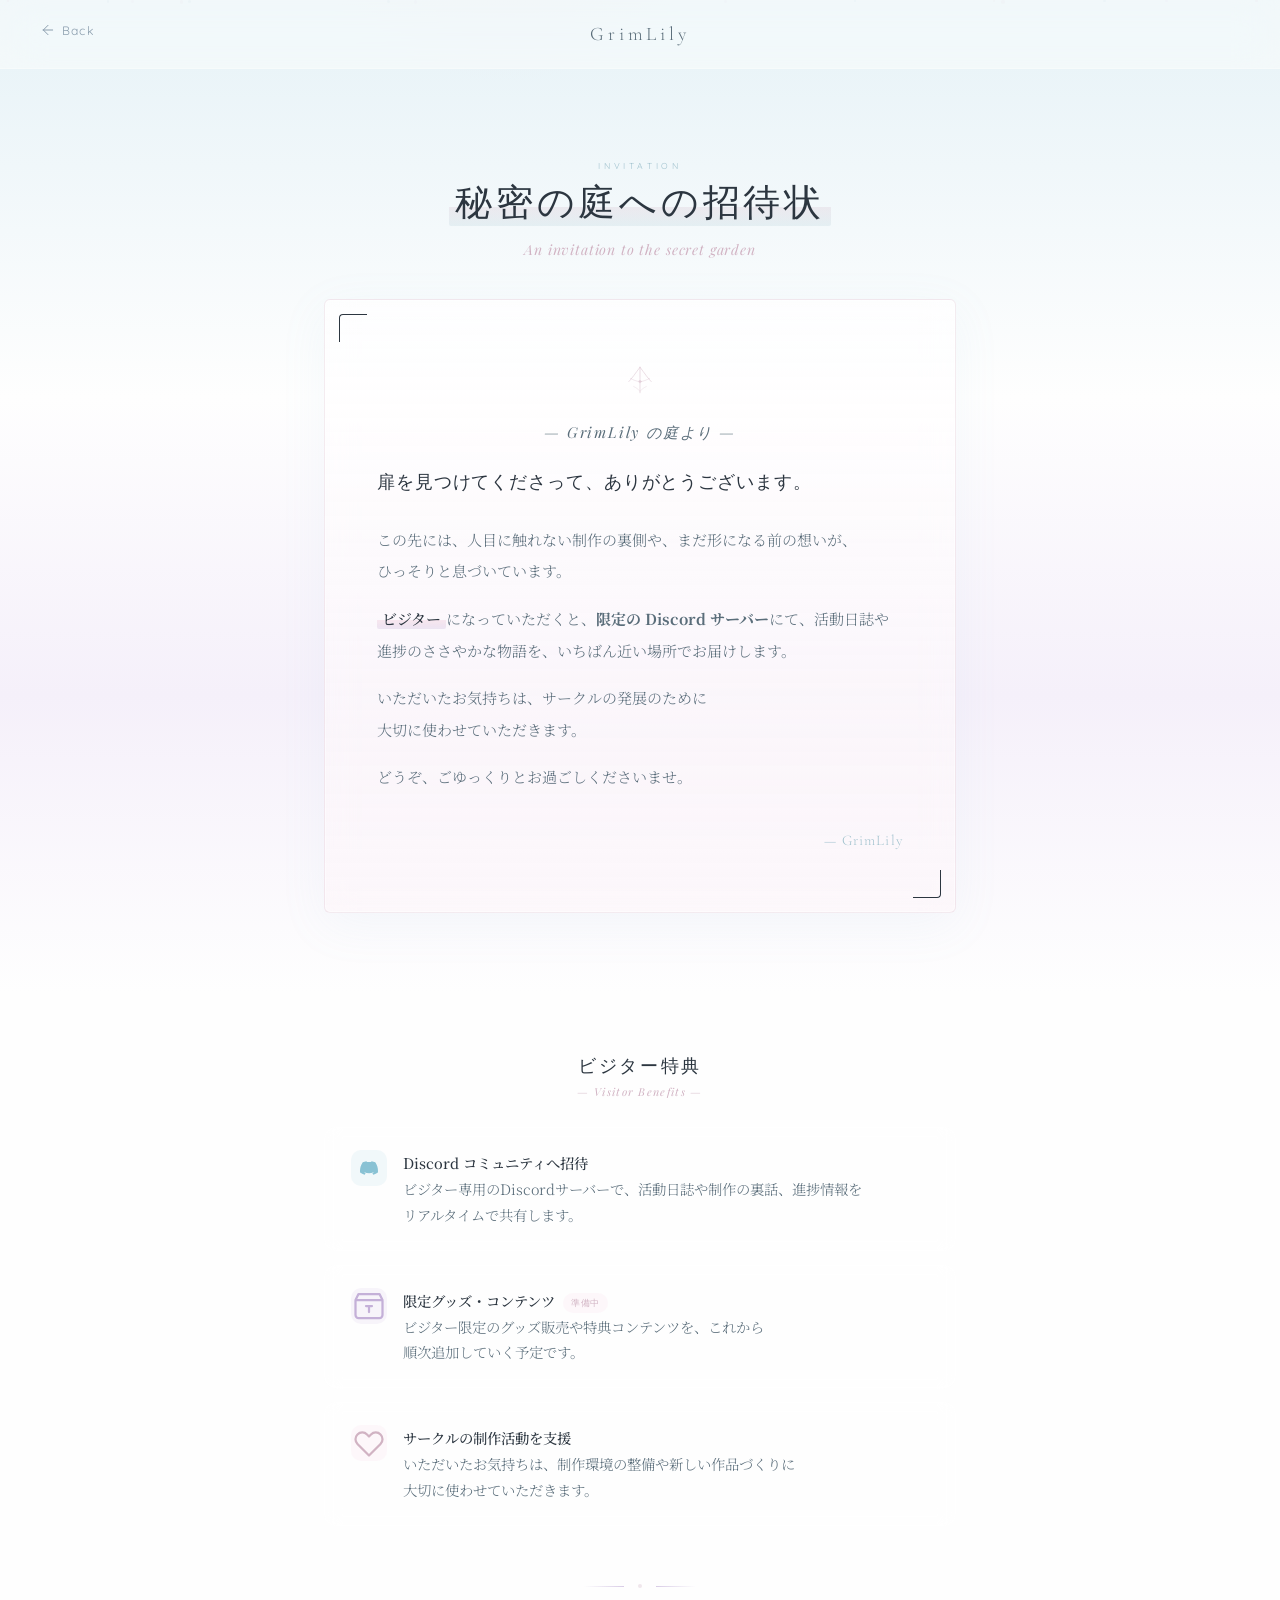
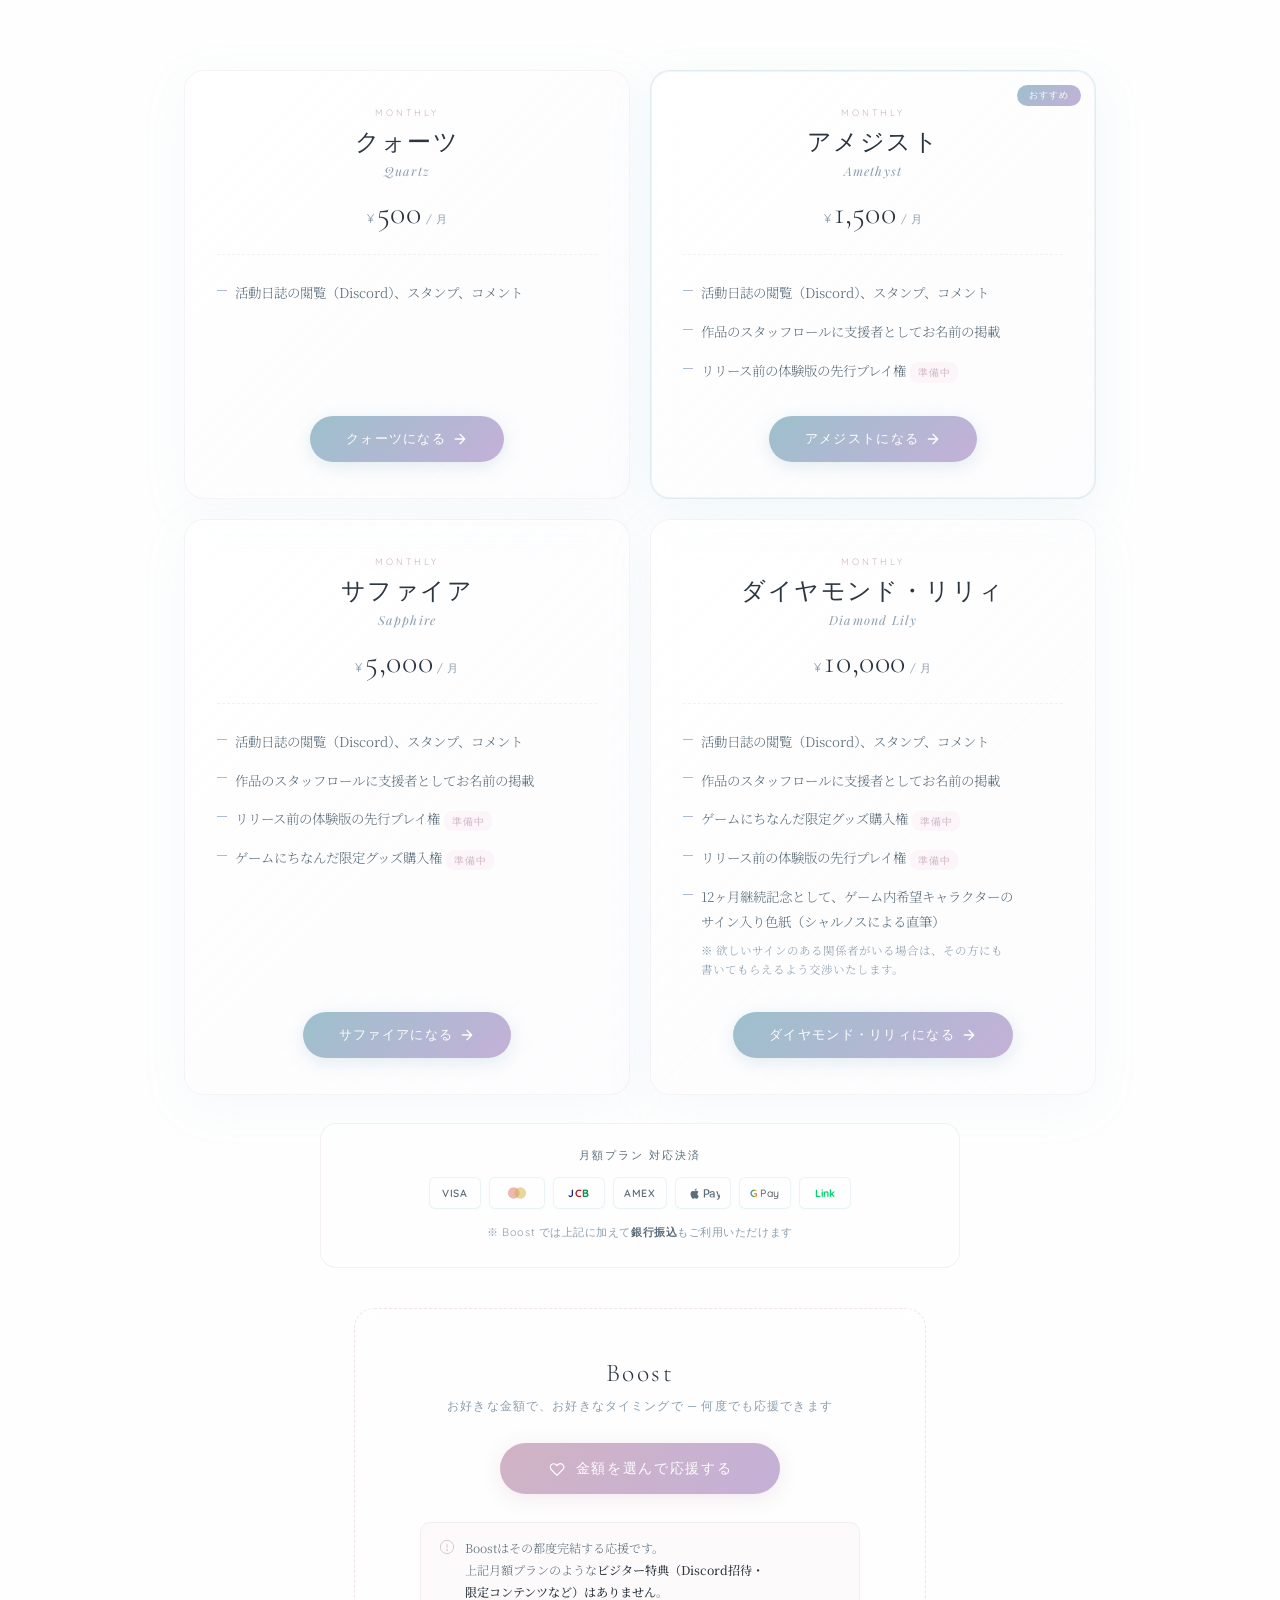
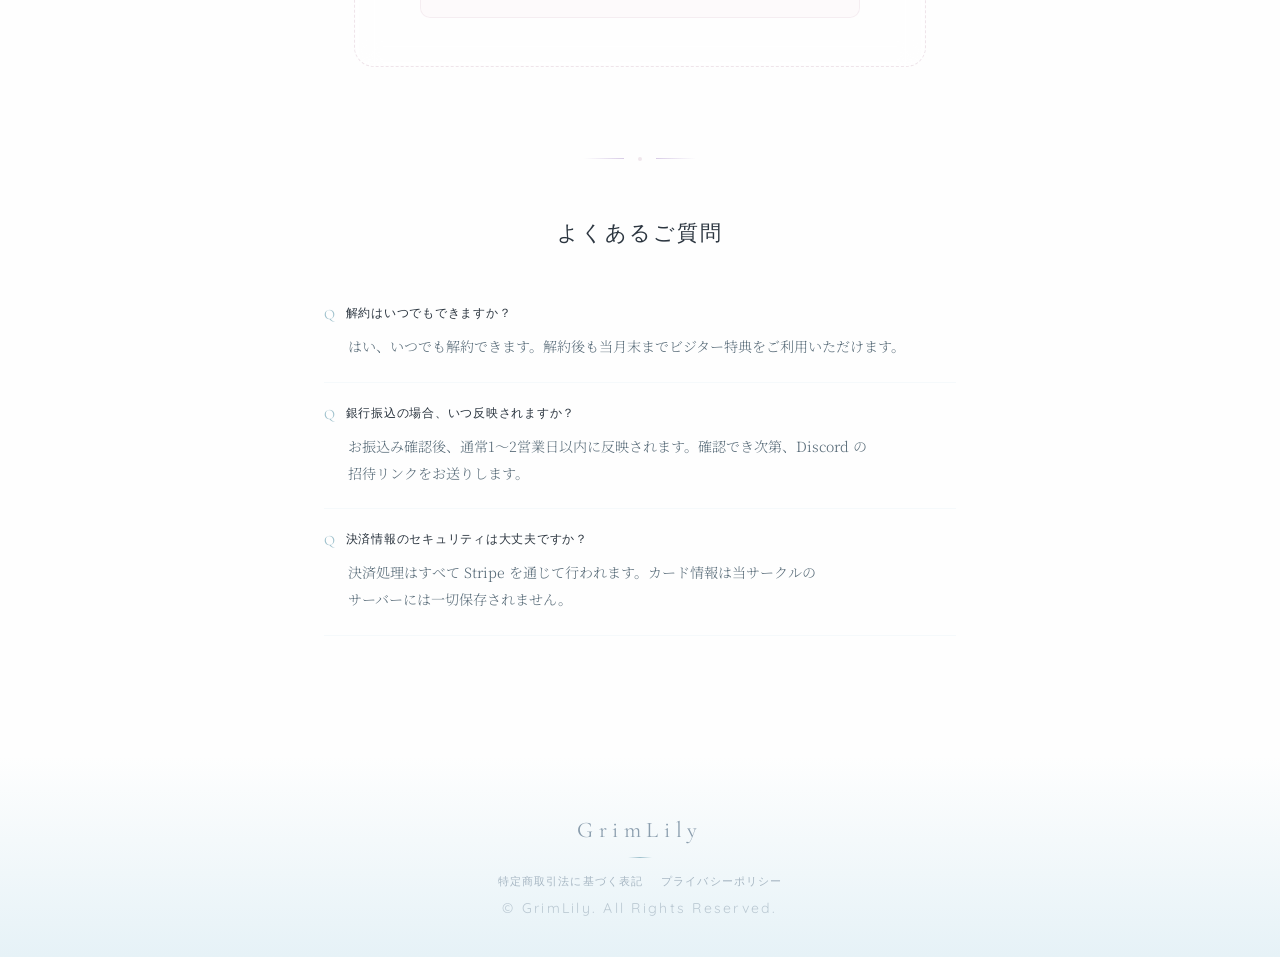
<file: support.html>
<!DOCTYPE html>
<html lang="ja">
<head>
<meta charset="UTF-8">
<meta name="viewport" content="width=device-width, initial-scale=1.0">
<!-- ブラウザキャッシュ対策：更新時に古いHTMLが残らないように -->
<meta http-equiv="Cache-Control" content="no-cache, no-store, must-revalidate">
<meta http-equiv="Pragma" content="no-cache">
<meta http-equiv="Expires" content="0">
<title>Support | GrimLily</title>
<link href="https://fonts.googleapis.com/css2?family=Cormorant+Garamond:ital,wght@0,300;0,400;0,500;0,600;1,300;1,400&family=Noto+Serif+JP:wght@200;300;400;500&family=Quicksand:wght@300;400;500;600&family=Playfair+Display:ital,wght@0,400;0,500;1,400&display=swap" rel="stylesheet">
<style>
*,*::before,*::after{margin:0;padding:0;box-sizing:border-box}
:root{
  --white:#fefefe;--off:#faf9fc;
  --sf:#e6f2f7;--sl:#d0eaf4;--sm:#b4dbe8;--sd:#89c2d4;
  --lv:#ece4f3;--ll:#f5f0fa;--lm:#d8cce6;--ld:#c4b0d8;
  --rs:#f0c6d9;--rl:#f8e6ef;--rp:#fdf5f9;
  --tx:#2c3640;--tm:#5a6d7a;--tl:#8a9dad;
  --ac:#9dc0cc;--wm:#d1b3c3;
  --fd:'Cormorant Garamond',serif;--fb:'Noto Serif JP',serif;
  --fu:'Quicksand',sans-serif;--fa:'Playfair Display',serif;
}
html{scroll-behavior:smooth;overflow-x:hidden}
body{font-family:var(--fb);color:var(--tx);background:var(--white);overflow-x:hidden;min-height:100vh}
::selection{background:var(--sl);color:var(--tx)}

/* ===== LOADER ===== */
#loader{position:fixed;inset:0;z-index:9999;background:var(--white);display:flex;flex-direction:column;align-items:center;justify-content:center;gap:32px;transition:opacity 1s,visibility 1s}
#loader.hidden{opacity:0;visibility:hidden;pointer-events:none}
.loader-apple{position:relative;width:56px;height:56px;animation:appleBreath 3s ease-in-out infinite}
.loader-apple svg{width:100%;height:100%;filter:drop-shadow(0 2px 12px rgba(209,179,195,.25))}
.loader-ring{position:absolute;inset:-12px;border-radius:50%;border:1px solid transparent;border-top-color:var(--rs);animation:loaderSpin 2.4s linear infinite;opacity:.3}
@keyframes appleBreath{0%,100%{transform:scale(1);opacity:.85}50%{transform:scale(1.05);opacity:1}}
@keyframes loaderSpin{to{transform:rotate(360deg)}}
.loader-text{font-family:var(--fd);font-size:1.15rem;letter-spacing:.28em;color:var(--tm);font-weight:300;opacity:0;animation:fadeIn 1s .3s forwards}
.loader-sub{font-family:var(--fu);font-size:.5rem;letter-spacing:.35em;text-transform:uppercase;color:var(--tl);opacity:0;animation:fadeIn 1s .6s forwards;margin-top:-20px}

/* ===== TOP BAR ===== */
.top-bar{position:fixed;top:0;left:0;right:0;z-index:99;padding:22px 40px;display:flex;justify-content:center;transition:all .6s;background:rgba(254,254,252,.5);backdrop-filter:blur(20px) saturate(1.3);-webkit-backdrop-filter:blur(20px) saturate(1.3);border-bottom:1px solid rgba(255,255,255,.35)}
.top-logo{font-family:var(--fd);font-size:1.2rem;font-weight:300;letter-spacing:.2em;color:var(--tm);text-decoration:none;transition:color .3s}
.top-logo:hover{color:var(--tx)}

/* ===== BACK LINK ===== */
.back-link{position:fixed;top:22px;left:40px;z-index:100;font-family:var(--fu);font-size:.76rem;letter-spacing:.1em;color:var(--tl);text-decoration:none;display:flex;align-items:center;gap:6px;transition:color .3s}
.back-link:hover{color:var(--tx)}
.back-link svg{width:16px;height:16px;transition:transform .3s}
.back-link:hover svg{transform:translateX(-3px)}

/* ===== HERO AREA ===== */
.support-hero{position:relative;padding:160px 24px 80px;text-align:center;overflow:hidden}
.support-hero::before{content:'';position:absolute;inset:0;background:linear-gradient(180deg,var(--sf) 0%,var(--white) 40%,var(--ll) 70%,var(--white) 100%);z-index:0}
.support-hero::after{content:'';position:absolute;top:-40%;left:20%;width:500px;height:500px;border-radius:50%;background:radial-gradient(ellipse,rgba(240,198,217,.15),transparent 65%);z-index:0;animation:heroGlow 12s ease-in-out infinite alternate}
@keyframes heroGlow{0%{opacity:.4;transform:scale(1) translate(0,0)}100%{opacity:.7;transform:scale(1.15) translate(5%,8%)}}
.support-hero>*{position:relative;z-index:1}

/* ===== PARTICLES ===== */
.particles{position:absolute;inset:0;overflow:hidden;pointer-events:none;z-index:0}
.particle{position:absolute;border-radius:50%;background:rgba(157,192,204,.3);animation:pFloat linear infinite}
@keyframes pFloat{0%{transform:translateY(100%) scale(0);opacity:0}20%{opacity:.6}80%{opacity:.3}100%{transform:translateY(-120%) scale(1.2);opacity:0}}

/* ===== SECTION LABELS ===== */
.s-label{font-family:var(--fu);font-size:.54rem;letter-spacing:.42em;text-transform:uppercase;color:var(--ac);margin-bottom:8px}
.s-title{font-family:var(--fd);font-size:clamp(1.45rem,3vw,2.3rem);font-weight:300;letter-spacing:.1em;margin-bottom:16px;display:inline-block}
.s-title .marker{background:linear-gradient(transparent 58%,rgba(209,179,195,.22) 58%,rgba(157,192,204,.18) 100%);padding:0 6px;border-radius:2px}
.s-sub{font-family:var(--fa);font-style:italic;font-size:.88rem;color:var(--wm);letter-spacing:.06em;margin-top:-4px}

/* ===== MESSAGE CARD ===== */
.message-section{max-width:680px;margin:0 auto;padding:0 24px}
.message-card{position:relative;background:linear-gradient(180deg,rgba(255,255,255,.72),rgba(253,245,249,.55));backdrop-filter:blur(14px);-webkit-backdrop-filter:blur(14px);border:1px solid rgba(209,179,195,.25);border-radius:6px;padding:64px 52px 56px;box-shadow:0 12px 48px rgba(137,194,212,.08),0 0 0 1px rgba(255,255,255,.4) inset;text-align:left;line-height:2.1;margin-top:40px}
.message-card::before,.message-card::after{content:'';position:absolute;width:28px;height:28px;border-color:rgba(209,179,195,.45);pointer-events:none}
.message-card::before{top:14px;left:14px;border-top:1px solid;border-left:1px solid;border-top-left-radius:4px}
.message-card::after{bottom:14px;right:14px;border-bottom:1px solid;border-right:1px solid;border-bottom-right-radius:4px}
.letter-emblem{text-align:center;margin-bottom:10px;color:var(--wm);opacity:.75}
.letter-emblem svg{width:48px;height:32px}
.letter-head{text-align:center;font-family:var(--fa);font-style:italic;font-size:.8rem;color:var(--tl);letter-spacing:.12em;margin-bottom:32px;font-weight:400}
.message-card p{font-size:.94rem;color:var(--tm);font-weight:300;margin-bottom:16px;word-break:keep-all;overflow-wrap:break-word}
.message-card p:last-child{margin-bottom:0}
.message-card .greeting{font-family:var(--fd);font-size:1.12rem;color:var(--tx);letter-spacing:.05em;margin-bottom:22px;font-weight:400}
.message-card .sign{text-align:right;font-family:var(--fd);font-size:.92rem;color:var(--ac);letter-spacing:.08em;margin-top:32px}
/* 「ビジター」を本文になじませる水彩ハイライト（ヒーローのmarkerと同系統） */
.visitor-term{
  font-family:inherit;
  font-weight:500;
  color:var(--tx);
  padding:0 5px;
  background:linear-gradient(transparent 58%,rgba(240,198,217,.38) 58%,rgba(196,176,216,.28) 100%);
  border-radius:2px;
}

/* ===== BENEFITS ===== */
.benefits{max-width:680px;margin:60px auto 0;padding:0 24px}
.benefits-title{font-family:var(--fd);font-size:1.15rem;font-weight:400;letter-spacing:.14em;color:var(--tx);text-align:center;margin-bottom:28px}
.benefits-title-en{display:block;font-family:var(--fa);font-style:italic;font-size:.68rem;color:var(--wm);letter-spacing:.12em;font-weight:300;margin-top:6px;text-transform:none}
.benefit-list{display:grid;gap:14px}
.benefit-item{display:flex;align-items:flex-start;gap:16px;padding:22px 26px;border-radius:12px;background:rgba(255,255,255,.45);backdrop-filter:blur(8px);border:1px solid rgba(255,255,255,.45);transition:transform .3s,box-shadow .3s}
.benefit-item:hover{transform:translateY(-2px);box-shadow:0 8px 24px rgba(137,194,212,.08)}
.benefit-icon{width:36px;height:36px;border-radius:10px;display:flex;align-items:center;justify-content:center;flex-shrink:0;font-size:1rem}
.benefit-icon.discord{background:rgba(137,194,212,.12);color:var(--sd)}
.benefit-icon.goods{background:rgba(236,228,243,.4);color:var(--ld)}
.benefit-icon.content{background:rgba(240,198,217,.15);color:var(--wm)}
.benefit-text{font-size:.9rem;color:var(--tm);font-weight:300;line-height:1.8;word-break:keep-all;overflow-wrap:break-word}
.benefit-text strong{font-weight:500;color:var(--tx)}

/* ===== PLAN CARD ===== */
.plan-section{max-width:960px;margin:72px auto 0;padding:0 24px}
.plan-grid{display:grid;grid-template-columns:repeat(2,1fr);gap:20px}
.plan-card{position:relative;display:flex;flex-direction:column;padding:36px 32px;border-radius:20px;background:linear-gradient(135deg,rgba(255,255,255,.65),rgba(250,249,252,.5));backdrop-filter:blur(16px);-webkit-backdrop-filter:blur(16px);border:1px solid rgba(209,179,195,.15);box-shadow:0 12px 48px rgba(137,194,212,.08),0 0 0 1px rgba(255,255,255,.3) inset;overflow:hidden;transition:box-shadow .4s,transform .4s}
.plan-card:hover{box-shadow:0 16px 56px rgba(137,194,212,.12),0 0 0 1px rgba(255,255,255,.4) inset;transform:translateY(-3px)}
.plan-card.featured{border-color:rgba(157,192,204,.3);box-shadow:0 12px 48px rgba(137,194,212,.12),0 0 0 1px rgba(157,192,204,.15) inset}
.plan-card::before{content:'';position:absolute;top:-50%;right:-30%;width:240px;height:240px;border-radius:50%;background:radial-gradient(ellipse,rgba(240,198,217,.08),transparent 70%);pointer-events:none}
.plan-badge{position:absolute;top:14px;right:14px;font-family:var(--fu);font-size:.55rem;letter-spacing:.12em;text-transform:uppercase;padding:4px 12px;border-radius:12px;background:linear-gradient(135deg,var(--ac),var(--ld));color:var(--white);z-index:2}
.plan-header{text-align:center;position:relative;padding-bottom:22px;margin-bottom:22px;border-bottom:1px dashed rgba(209,179,195,.2)}
.plan-label{font-family:var(--fu);font-size:.58rem;letter-spacing:.3em;text-transform:uppercase;color:var(--wm);margin-bottom:8px}
.plan-name{font-family:var(--fd);font-size:1.5rem;font-weight:400;letter-spacing:.06em;color:var(--tx);margin-bottom:4px;white-space:nowrap}
.plan-name-en{font-family:var(--fa);font-style:italic;font-size:.78rem;color:var(--tl);letter-spacing:.1em;margin-bottom:14px;font-weight:300}
.plan-price{position:relative}
.plan-price .amount{font-family:var(--fd);font-size:2rem;font-weight:300;color:var(--tx);letter-spacing:.02em}
.plan-price .currency{font-family:var(--fu);font-size:.8rem;color:var(--tl);margin-right:3px}
.plan-price .period{font-family:var(--fu);font-size:.7rem;color:var(--tl);letter-spacing:.05em}
.plan-feats{list-style:none;padding:0;margin:0 0 28px;flex-grow:1}
.plan-feats li{position:relative;padding:4px 0 4px 18px;font-family:var(--fb);font-size:.84rem;color:var(--tm);font-weight:300;line-height:1.85;margin-bottom:6px}
.plan-feats li::before{content:'';position:absolute;left:0;top:.95em;width:10px;height:1px;background:linear-gradient(90deg,var(--ac),var(--ld))}
.plan-feats li:last-child{margin-bottom:0}
.plan-feats .soon{display:inline-block;font-family:var(--fu);font-size:.62rem;letter-spacing:.08em;color:var(--wm);background:rgba(240,198,217,.15);padding:1px 8px;border-radius:8px;margin-left:4px;vertical-align:middle;white-space:nowrap}
.plan-feats .note{display:block;padding:6px 0 0 0;font-size:.72rem;color:var(--tl);line-height:1.7;font-weight:300}
.plan-note{font-family:var(--fu);font-size:.68rem;color:var(--tl);letter-spacing:.06em;margin-bottom:32px;position:relative}

/* ===== BOOST (one-time) ===== */
.boost-section{max-width:620px;margin:40px auto 0;padding:0 24px}
.boost-card{text-align:center;padding:48px 36px;border-radius:20px;background:rgba(255,255,255,.45);backdrop-filter:blur(12px);border:1px dashed rgba(209,179,195,.35);transition:border-color .3s,box-shadow .3s,transform .3s}
.boost-card:hover{border-color:rgba(209,179,195,.55);box-shadow:0 12px 40px rgba(137,194,212,.1);transform:translateY(-2px)}
.boost-title{font-family:var(--fd);font-size:1.6rem;font-weight:300;letter-spacing:.1em;color:var(--tx);margin-bottom:8px}
.boost-sub{font-family:var(--fu);font-size:.72rem;color:var(--tl);letter-spacing:.1em;margin-bottom:28px;line-height:1.7}
.boost-btn{display:inline-flex;align-items:center;gap:10px;padding:16px 48px;border:none;border-radius:32px;background:linear-gradient(135deg,var(--wm),var(--ld));color:var(--white);font-family:var(--fu);font-size:.88rem;letter-spacing:.12em;font-weight:500;cursor:pointer;transition:all .4s cubic-bezier(.22,.61,.36,1);box-shadow:0 4px 20px rgba(209,179,195,.3)}
.boost-btn:hover{transform:translateY(-2px);box-shadow:0 10px 32px rgba(209,179,195,.4)}
.boost-btn:disabled{opacity:.6;cursor:not-allowed;transform:none}
.boost-btn svg{width:18px;height:18px}
/* Boost の注意書き */
.boost-notice{display:flex;align-items:flex-start;justify-content:center;gap:10px;margin:28px auto 0;max-width:440px;padding:14px 18px;border-radius:10px;background:rgba(240,198,217,.08);border:1px solid rgba(209,179,195,.2);text-align:left}
.boost-notice svg{flex-shrink:0;width:16px;height:16px;margin-top:2px;color:var(--wm);opacity:.8}
.boost-notice p{font-family:var(--fb);font-size:.76rem;color:var(--tm);line-height:1.8;font-weight:300;margin:0;word-break:auto-phrase;line-break:strict;overflow-wrap:break-word}
.boost-notice strong{color:var(--tx);font-weight:500}
@supports not (word-break: auto-phrase){
  .boost-notice p{word-break:keep-all}
}

/* ===== CHECKOUT BUTTON ===== */
.checkout-btn{position:relative;display:inline-flex;align-self:center;align-items:center;justify-content:center;gap:6px;padding:14px 36px;border:none;border-radius:40px;font-family:var(--fu);font-size:.82rem;letter-spacing:.1em;cursor:pointer;color:var(--white);background:linear-gradient(135deg,var(--ac),var(--ld));box-shadow:0 4px 18px rgba(157,192,204,.3);transition:all .4s cubic-bezier(.22,.61,.36,1);overflow:hidden;margin-top:auto}
.checkout-btn:disabled{opacity:.6;cursor:not-allowed;transform:none}
.checkout-btn::before{content:'';position:absolute;inset:0;border-radius:40px;background:linear-gradient(135deg,var(--ld),var(--wm));opacity:0;transition:opacity .4s}
.checkout-btn:hover{transform:translateY(-2px);box-shadow:0 8px 28px rgba(157,192,204,.35)}
.checkout-btn:hover::before{opacity:1}
.checkout-btn span{position:relative;z-index:1}
.checkout-btn svg{position:relative;z-index:1;width:16px;height:16px}
.checkout-btn:active{transform:translateY(0)}

/* ===== PAYMENT METHODS ===== */
.payment-info{max-width:640px;margin:28px auto 0;padding:24px 28px;border-radius:16px;background:rgba(255,255,255,.4);backdrop-filter:blur(10px);border:1px solid rgba(209,179,195,.18);text-align:center}
.payment-label{font-family:var(--fu);font-size:.7rem;letter-spacing:.18em;color:var(--tm);margin-bottom:14px;text-transform:uppercase;font-weight:500}
.pay-methods{display:flex;flex-wrap:wrap;justify-content:center;gap:8px;margin-bottom:14px}
.pay-chip{display:inline-flex;align-items:center;justify-content:center;min-width:52px;height:32px;padding:0 10px;border-radius:6px;background:var(--white);border:1px solid rgba(137,194,212,.18);box-shadow:0 1px 3px rgba(137,194,212,.05);font-family:var(--fu);font-size:.66rem;font-weight:600;letter-spacing:.06em;color:var(--tm);transition:all .25s}
.pay-chip:hover{border-color:rgba(157,192,204,.35);box-shadow:0 2px 8px rgba(137,194,212,.12)}
.pay-chip span{display:inline-block}
.pay-chip .jcb{background:linear-gradient(90deg,#0b3087 0%,#0b3087 33%,#b12028 33%,#b12028 66%,#009246 66%,#009246 100%);-webkit-background-clip:text;background-clip:text;color:transparent;font-weight:700}
.pay-chip .gpay{display:inline-flex;align-items:center;gap:3px;color:#5f6368;font-weight:500}
.pay-chip .gpay .g{font-weight:700;background:linear-gradient(90deg,#4285f4,#34a853 50%,#fbbc04 75%,#ea4335);-webkit-background-clip:text;background-clip:text;color:transparent}
.pay-chip .link-pay{color:#00d66f;font-weight:700;letter-spacing:.02em}
.pay-chip svg{display:block}
.payment-note{font-family:var(--fu);font-size:.68rem;color:var(--tl);letter-spacing:.05em;line-height:1.8;margin-top:6px}
.payment-note strong{color:var(--tm);font-weight:600}

/* ===== FAQ ===== */
.faq-section{max-width:680px;margin:80px auto 0;padding:0 24px 120px}
.faq-title{font-family:var(--fd);font-size:1.3rem;font-weight:300;letter-spacing:.1em;text-align:center;margin-bottom:36px;color:var(--tx)}
.faq-item{padding:22px 0;border-bottom:1px solid rgba(137,194,212,.08)}
.faq-item:first-child{border-top:1px solid rgba(137,194,212,.08)}
.faq-q{font-family:var(--fu);font-size:.78rem;letter-spacing:.06em;color:var(--tx);font-weight:500;margin-bottom:8px;display:flex;align-items:flex-start;gap:10px}
.faq-q::before{content:'Q';font-family:var(--fd);font-size:.9rem;color:var(--ac);flex-shrink:0;font-weight:400;line-height:1.4}
.faq-a{font-size:.88rem;color:var(--tm);font-weight:300;line-height:1.9;padding-left:24px}

/* ===== DIVIDER ===== */
.sec-divider{display:flex;align-items:center;justify-content:center;padding:10px 0;gap:14px;margin:48px 0}
.sec-divider .dl{width:40px;height:1px;background:linear-gradient(90deg,transparent,var(--lm))}
.sec-divider .dl:last-child{background:linear-gradient(90deg,var(--lm),transparent)}
.sec-divider .dd{width:4px;height:4px;background:var(--wm);border-radius:50%;opacity:.3}

/* ===== FOOTER ===== */
footer{text-align:center;padding:60px 24px 40px;background:linear-gradient(180deg,var(--white),var(--sf))}
.footer-logo{font-family:var(--fd);font-size:1.4rem;letter-spacing:.25em;color:var(--tl)}
.footer-line{width:24px;height:1px;background:linear-gradient(90deg,transparent,var(--ac),transparent);margin:14px auto}
footer p{font-family:var(--fu);font-size:.88rem;letter-spacing:.16em;color:var(--tl);opacity:.5}
.footer-links{margin-top:16px;margin-bottom:10px;display:flex;justify-content:center;gap:18px;flex-wrap:wrap}
.footer-links a{font-family:var(--fu);font-size:.7rem;letter-spacing:.1em;color:var(--tl);text-decoration:none;transition:color .3s;opacity:.7}
.footer-links a:hover{color:var(--tx);opacity:1}

/* ===== REVEAL ANIM ===== */
.reveal{opacity:0;transform:translateY(30px);transition:opacity .9s,transform .9s cubic-bezier(.22,.61,.36,1)}
.reveal.visible{opacity:1;transform:none}
.rd1{transition-delay:.1s}.rd2{transition-delay:.22s}.rd3{transition-delay:.34s}
@keyframes fadeIn{from{opacity:0}to{opacity:1}}
@keyframes fadeUp{from{opacity:0;transform:translateY(24px)}to{opacity:1;transform:none}}

/* ===== RESULT OVERLAY ===== */
.result-overlay{position:fixed;inset:0;z-index:9999;background:rgba(44,54,64,.15);backdrop-filter:blur(16px);-webkit-backdrop-filter:blur(16px);display:flex;align-items:center;justify-content:center;opacity:0;animation:fadeIn .5s forwards}
.result-box{text-align:center;max-width:400px;padding:48px 40px;background:rgba(255,255,255,.75);backdrop-filter:blur(20px);border:1px solid rgba(255,255,255,.5);border-radius:20px;box-shadow:0 20px 60px rgba(137,194,212,.1);transform:translateY(20px);animation:fadeUp .6s .1s forwards;opacity:0}
.result-icon{width:56px;height:56px;border-radius:50%;display:flex;align-items:center;justify-content:center;margin:0 auto 20px}
.result-icon.success{background:linear-gradient(135deg,var(--ac),var(--ld))}
.result-icon.cancel{background:linear-gradient(135deg,var(--rs),var(--wm))}
.result-icon svg{width:28px;height:28px;color:var(--white)}
.result-title{font-family:var(--fd);font-size:1.3rem;font-weight:300;letter-spacing:.08em;margin-bottom:12px}
.result-desc{font-size:.86rem;color:var(--tm);font-weight:300;line-height:1.9;margin-bottom:28px}
.result-btn{display:inline-block;padding:12px 36px;border:none;border-radius:28px;font-family:var(--fu);font-size:.76rem;letter-spacing:.1em;cursor:pointer;color:var(--white);background:linear-gradient(135deg,var(--ac),var(--ld));box-shadow:0 4px 16px rgba(157,192,204,.25);transition:all .3s;text-decoration:none}
.result-btn:hover{transform:translateY(-2px);box-shadow:0 8px 24px rgba(157,192,204,.3)}

/* ===== RIPPLE ===== */
.ripple{position:fixed;pointer-events:none;width:8px;height:8px;border-radius:50%;border:1px solid rgba(137,194,212,.35);z-index:9998;opacity:0;animation:ripO .8s forwards}
@keyframes ripO{0%{opacity:.25;transform:scale(0)}100%{opacity:0;transform:scale(3)}}

/* ===== RESPONSIVE ===== */
@media(max-width:640px){
  .top-bar{padding:16px 20px}
  .back-link{left:16px;top:16px}
  .support-hero{padding:130px 18px 60px}
  .message-card{padding:32px 26px}
  .plan-grid{grid-template-columns:1fr;max-width:420px;margin:0 auto}
  .plan-card{padding:32px 26px}
  .benefit-item{padding:18px 20px}
  .faq-section{padding:0 18px 80px}
}

/* ── 日本語の改行を自然な位置で行う（モダンブラウザ） ── */
.message-card p, .message-card .greeting, .benefit-text,
.plan-feats li, .plan-feats .note,
.boost-sub, .faq-q, .faq-a{
  word-break:auto-phrase;
  line-break:strict;
  overflow-wrap:break-word;
  text-wrap:pretty;
}
/* auto-phrase 未対応ブラウザ用のフォールバック */
@supports not (word-break: auto-phrase){
  .message-card p, .message-card .greeting, .benefit-text,
  .plan-feats li, .plan-feats .note,
  .boost-sub, .faq-q, .faq-a{
    word-break:keep-all;
  }
}
</style>
</head>
<body>

<!-- LOADER -->
<div id="loader">
  <div class="loader-apple">
    <div class="loader-ring"></div>
    <svg viewBox="0 0 100 100" xmlns="http://www.w3.org/2000/svg">
      <defs>
        <linearGradient id="appleGrad" x1="0%" y1="0%" x2="100%" y2="100%">
          <stop offset="0%" stop-color="#89c2d4"/>
          <stop offset="50%" stop-color="#c4b0d8"/>
          <stop offset="100%" stop-color="#f0c6d9"/>
        </linearGradient>
      </defs>
      <path d="M50 12 Q49 7 48.5 3" stroke="#8a9dad" stroke-width="1.6" fill="none" stroke-linecap="round" opacity=".45"/>
      <path d="M49 6 C45 1 37 0 37 4 C37 7.5 43 8 48 5.5" fill="url(#appleGrad)" opacity=".6">
        <animateTransform attributeName="transform" type="rotate" values="-3 48 6;5 48 6;-3 48 6" dur="3s" repeatCount="indefinite"/>
      </path>
      <path d="M50 18 C46 15 38 13 28 16 C18 19 10 30 8 44 C6 58 10 72 20 82 C28 90 38 94 44 96 Q48 97 50 93 Q52 97 56 96 C62 94 72 90 80 82 C90 72 94 58 92 44 C90 30 82 19 72 16 C62 13 54 15 50 18Z" fill="url(#appleGrad)" opacity=".85"/>
    </svg>
  </div>
  <p class="loader-text">GrimLily</p>
  <p class="loader-sub">Loading</p>
</div>

<!-- TOP BAR -->
<div class="top-bar">
  <a href="index.html" class="top-logo">GrimLily</a>
</div>
<a href="index.html" class="back-link">
  <svg viewBox="0 0 24 24" fill="none" stroke="currentColor" stroke-width="1.5" stroke-linecap="round" stroke-linejoin="round"><path d="M19 12H5m0 0l7 7m-7-7l7-7"/></svg>
  Back
</a>

<!-- HERO -->
<section class="support-hero">
  <div class="particles" id="particles"></div>
  <div class="reveal">
    <p class="s-label">Invitation</p>
    <h1 class="s-title"><span class="marker">秘密の庭への招待状</span></h1>
    <p class="s-sub">An invitation to the secret garden</p>
  </div>

  <!-- MESSAGE -->
  <div class="message-section reveal rd1">
    <div class="message-card">
      <!-- 便箋の装飾：上部の小さな植物紋 -->
      <div class="letter-emblem" aria-hidden="true">
        <svg viewBox="0 0 60 40" fill="none" stroke="currentColor" stroke-width="1" stroke-linecap="round" stroke-linejoin="round">
          <path d="M30 4 C 24 12, 20 18, 16 22 M30 4 C 36 12, 40 18, 44 22 M30 4 L 30 36" opacity=".7"/>
          <path d="M18 18 C 22 20, 26 22, 30 22 M42 18 C 38 20, 34 22, 30 22" opacity=".5"/>
          <path d="M22 28 C 26 30, 28 32, 30 34 M38 28 C 34 30, 32 32, 30 34" opacity=".4"/>
          <circle cx="30" cy="22" r="1.5" fill="currentColor" opacity=".6"/>
        </svg>
      </div>
      <p class="letter-head">— GrimLily の庭より —</p>

      <p class="greeting">扉を見つけてくださって、ありがとうございます。</p>
      <p>この先には、人目に触れない制作の裏側や、まだ形になる前の想いが、ひっそりと息づいています。</p>
      <p><span class="visitor-term">ビジター</span>になっていただくと、<strong>限定の Discord サーバー</strong>にて、活動日誌や進捗のささやかな物語を、いちばん近い場所でお届けします。</p>
      <p>いただいたお気持ちは、サークルの発展のために大切に使わせていただきます。</p>
      <p>どうぞ、ごゆっくりとお過ごしくださいませ。</p>

      <p class="sign">— GrimLily</p>
    </div>
  </div>
</section>

<!-- BENEFITS -->
<div class="benefits reveal rd2">
  <p class="benefits-title">ビジター特典 <span class="benefits-title-en">— Visitor Benefits —</span></p>
  <div class="benefit-list">
    <div class="benefit-item">
      <div class="benefit-icon discord">
        <svg viewBox="0 0 24 24" fill="currentColor" width="18" height="18"><path d="M20.317 4.37a19.791 19.791 0 00-4.885-1.515.074.074 0 00-.079.037c-.21.375-.444.864-.608 1.25a18.27 18.27 0 00-5.487 0 12.64 12.64 0 00-.617-1.25.077.077 0 00-.079-.037A19.736 19.736 0 003.677 4.37a.07.07 0 00-.032.027C.533 9.046-.32 13.58.099 18.057a.082.082 0 00.031.057 19.9 19.9 0 005.993 3.03.078.078 0 00.084-.028c.462-.63.874-1.295 1.226-1.994a.076.076 0 00-.041-.106 13.107 13.107 0 01-1.872-.892.077.077 0 01-.008-.128 10.2 10.2 0 00.372-.292.074.074 0 01.077-.01c3.928 1.793 8.18 1.793 12.062 0a.074.074 0 01.078.01c.12.098.246.198.373.292a.077.077 0 01-.006.127 12.299 12.299 0 01-1.873.892.077.077 0 00-.041.107c.36.698.772 1.362 1.225 1.993a.076.076 0 00.084.028 19.839 19.839 0 006.002-3.03.077.077 0 00.032-.054c.5-5.177-.838-9.674-3.549-13.66a.061.061 0 00-.031-.03z"/></svg>
      </div>
      <div class="benefit-text"><strong>Discord コミュニティへ招待</strong><br>ビジター専用のDiscordサーバーで、活動日誌や制作の裏話、進捗情報をリアルタイムで共有します。</div>
    </div>
    <div class="benefit-item">
      <div class="benefit-icon goods">
        <svg viewBox="0 0 24 24" fill="none" stroke="currentColor" stroke-width="1.5" stroke-linecap="round" stroke-linejoin="round"><path d="M21 8l-2-4H5L3 8m18 0v10a2 2 0 01-2 2H5a2 2 0 01-2-2V8m18 0H3m9 4v4m-2-4h4"/></svg>
      </div>
      <div class="benefit-text"><strong>限定グッズ・コンテンツ</strong><span style="display:inline-block;font-family:var(--fu);font-size:.58rem;letter-spacing:.08em;color:var(--wm);background:rgba(240,198,217,.15);padding:2px 8px;border-radius:10px;margin-left:8px;vertical-align:middle">準備中</span><br>ビジター限定のグッズ販売や特典コンテンツを、これから順次追加していく予定です。</div>
    </div>
    <div class="benefit-item">
      <div class="benefit-icon content">
        <svg viewBox="0 0 24 24" fill="none" stroke="currentColor" stroke-width="1.5" stroke-linecap="round" stroke-linejoin="round"><path d="M4.318 6.318a4.5 4.5 0 000 6.364L12 20.364l7.682-7.682a4.5 4.5 0 00-6.364-6.364L12 7.636l-1.318-1.318a4.5 4.5 0 00-6.364 0z"/></svg>
      </div>
      <div class="benefit-text"><strong>サークルの制作活動を支援</strong><br>いただいたお気持ちは、制作環境の整備や新しい作品づくりに大切に使わせていただきます。</div>
    </div>
  </div>
</div>

<div class="sec-divider"><span class="dl"></span><span class="dd"></span><span class="dl"></span></div>

<!-- PLANS -->
<div class="plan-section reveal rd3">
  <div class="plan-grid">
    <!-- Plan 1 -->
    <div class="plan-card">
      <div class="plan-header">
        <p class="plan-label">Monthly</p>
        <h2 class="plan-name">クォーツ</h2>
        <p class="plan-name-en">Quartz</p>
        <div class="plan-price">
          <span class="currency">¥</span><span class="amount">500</span>
          <span class="period">/ 月</span>
        </div>
      </div>
      <ul class="plan-feats">
        <li>活動日誌の閲覧（Discord）、スタンプ、コメント</li>
      </ul>
      <button class="checkout-btn" onclick="handleCheckout('Quartz')">
        <span>クォーツになる</span>
        <svg viewBox="0 0 24 24" fill="none" stroke="currentColor" stroke-width="2" stroke-linecap="round" stroke-linejoin="round"><path d="M5 12h14m-7-7l7 7-7 7"/></svg>
      </button>
    </div>

    <!-- Plan 2 -->
    <div class="plan-card featured">
      <div class="plan-badge">おすすめ</div>
      <div class="plan-header">
        <p class="plan-label">Monthly</p>
        <h2 class="plan-name">アメジスト</h2>
        <p class="plan-name-en">Amethyst</p>
        <div class="plan-price">
          <span class="currency">¥</span><span class="amount">1,500</span>
          <span class="period">/ 月</span>
        </div>
      </div>
      <ul class="plan-feats">
        <li>活動日誌の閲覧（Discord）、スタンプ、コメント</li>
        <li>作品のスタッフロールに支援者としてお名前の掲載</li>
        <li>リリース前の体験版の先行プレイ権<span class="soon">準備中</span></li>
      </ul>
      <button class="checkout-btn" onclick="handleCheckout('Amethyst')">
        <span>アメジストになる</span>
        <svg viewBox="0 0 24 24" fill="none" stroke="currentColor" stroke-width="2" stroke-linecap="round" stroke-linejoin="round"><path d="M5 12h14m-7-7l7 7-7 7"/></svg>
      </button>
    </div>

    <!-- Plan 3 -->
    <div class="plan-card">
      <div class="plan-header">
        <p class="plan-label">Monthly</p>
        <h2 class="plan-name">サファイア</h2>
        <p class="plan-name-en">Sapphire</p>
        <div class="plan-price">
          <span class="currency">¥</span><span class="amount">5,000</span>
          <span class="period">/ 月</span>
        </div>
      </div>
      <ul class="plan-feats">
        <li>活動日誌の閲覧（Discord）、スタンプ、コメント</li>
        <li>作品のスタッフロールに支援者としてお名前の掲載</li>
        <li>リリース前の体験版の先行プレイ権<span class="soon">準備中</span></li>
        <li>ゲームにちなんだ限定グッズ購入権<span class="soon">準備中</span></li>
      </ul>
      <button class="checkout-btn" onclick="handleCheckout('Sapphire')">
        <span>サファイアになる</span>
        <svg viewBox="0 0 24 24" fill="none" stroke="currentColor" stroke-width="2" stroke-linecap="round" stroke-linejoin="round"><path d="M5 12h14m-7-7l7 7-7 7"/></svg>
      </button>
    </div>

    <!-- Plan 4 -->
    <div class="plan-card">
      <div class="plan-header">
        <p class="plan-label">Monthly</p>
        <h2 class="plan-name">ダイヤモンド・リリィ</h2>
        <p class="plan-name-en">Diamond Lily</p>
        <div class="plan-price">
          <span class="currency">¥</span><span class="amount">10,000</span>
          <span class="period">/ 月</span>
        </div>
      </div>
      <ul class="plan-feats">
        <li>活動日誌の閲覧（Discord）、スタンプ、コメント</li>
        <li>作品のスタッフロールに支援者としてお名前の掲載</li>
        <li>ゲームにちなんだ限定グッズ購入権<span class="soon">準備中</span></li>
        <li>リリース前の体験版の先行プレイ権<span class="soon">準備中</span></li>
        <li>12ヶ月継続記念として、ゲーム内希望キャラクターのサイン入り色紙（シャルノスによる直筆）<span class="note">※ 欲しいサインのある関係者がいる場合は、その方にも書いてもらえるよう交渉いたします。</span></li>
      </ul>
      <button class="checkout-btn" onclick="handleCheckout('Diamond')">
        <span>ダイヤモンド・リリィになる</span>
        <svg viewBox="0 0 24 24" fill="none" stroke="currentColor" stroke-width="2" stroke-linecap="round" stroke-linejoin="round"><path d="M5 12h14m-7-7l7 7-7 7"/></svg>
      </button>
    </div>
  </div>
  <!-- 対応決済 -->
  <div class="payment-info">
    <p class="payment-label">月額プラン 対応決済</p>
    <div class="pay-methods">
      <div class="pay-chip" title="Visa"><span>VISA</span></div>
      <div class="pay-chip" title="Mastercard">
        <svg viewBox="0 0 40 24" width="34" height="20"><circle cx="16" cy="12" r="7" fill="rgba(219,100,77,.45)"/><circle cx="24" cy="12" r="7" fill="rgba(209,173,63,.5)"/></svg>
      </div>
      <div class="pay-chip" title="JCB"><span class="jcb">JCB</span></div>
      <div class="pay-chip" title="American Express"><span>AMEX</span></div>
      <div class="pay-chip" title="Apple Pay">
        <svg viewBox="0 0 40 24" width="34" height="20" fill="currentColor"><path d="M11.8 8.5c.4-.5.7-1.2.6-1.9-.6 0-1.3.4-1.7.9-.4.4-.7 1.1-.6 1.8.7 0 1.3-.3 1.7-.8zm.6.9c-1 0-1.8.6-2.3.6-.5 0-1.2-.5-2-.5-1 0-2 .6-2.5 1.5-1.1 1.9-.3 4.7.8 6.3.5.7 1.1 1.6 1.9 1.6.8 0 1-.5 2-.5s1.2.5 2 .5 1.3-.8 1.8-1.6c.6-.8.8-1.7.8-1.7s-1.6-.6-1.6-2.4c0-1.5 1.3-2.3 1.3-2.3s-.7-1.1-2.2-1.5zM21 7.5v10h1.5v-3.4h2.1c2 0 3.3-1.3 3.3-3.3s-1.3-3.3-3.2-3.3H21zm1.5 1.3h1.7c1.3 0 2 .7 2 2s-.7 2-2 2h-1.7v-4zm7.8 8.8c1 0 1.9-.5 2.3-1.3v1.2h1.4V12c0-1.4-1.1-2.3-2.9-2.3-1.6 0-2.8.9-2.9 2.2h1.4c.1-.6.7-1 1.5-1 1 0 1.5.5 1.5 1.2v.6l-2 .1c-1.8.1-2.8.9-2.8 2.2 0 1.3 1 2.2 2.5 2.2zm.4-1.2c-.8 0-1.4-.4-1.4-1.1 0-.7.5-1.1 1.5-1.2l1.8-.1v.6c0 1.1-.9 1.8-1.9 1.8zM37 20c1.6 0 2.3-.6 3-2.3l2.8-7.8h-1.6l-1.9 6.1h0l-1.9-6.1h-1.6l2.7 7.5-.1.5c-.2.8-.6 1-1.3 1-.1 0-.4 0-.5 0v1.2c.1 0 .5 0 .5 0z"/></svg>
      </div>
      <div class="pay-chip" title="Google Pay"><span class="gpay"><span class="g">G</span> Pay</span></div>
      <div class="pay-chip" title="Link"><span class="link-pay">Link</span></div>
    </div>
    <p class="payment-note">※ Boost では上記に加えて<strong>銀行振込</strong>もご利用いただけます</p>
  </div>
</div>

<!-- BOOST (都度支援) -->
<div class="boost-section reveal">
  <div class="boost-card">
    <p class="boost-title">Boost</p>
    <p class="boost-sub">お好きな金額で、お好きなタイミングで ─ 何度でも応援できます</p>
    <button class="boost-btn" onclick="handleCheckout('Boost')">
      <svg viewBox="0 0 24 24" fill="none" stroke="currentColor" stroke-width="1.5" stroke-linecap="round" stroke-linejoin="round"><path d="M4.318 6.318a4.5 4.5 0 000 6.364L12 20.364l7.682-7.682a4.5 4.5 0 00-6.364-6.364L12 7.636l-1.318-1.318a4.5 4.5 0 00-6.364 0z"/></svg>
      <span>金額を選んで応援する</span>
    </button>
    <div class="boost-notice">
      <svg viewBox="0 0 24 24" fill="none" stroke="currentColor" stroke-width="1.4" stroke-linecap="round" stroke-linejoin="round"><circle cx="12" cy="12" r="10"/><line x1="12" y1="8" x2="12" y2="13"/><circle cx="12" cy="16.5" r=".6" fill="currentColor"/></svg>
      <p>Boostはその都度完結する応援です。<br>上記月額プランのような<strong>ビジター特典（Discord招待・限定コンテンツなど）はありません</strong>。</p>
    </div>
  </div>
</div>

<!-- FAQ -->
<section class="faq-section reveal">
  <div class="sec-divider"><span class="dl"></span><span class="dd"></span><span class="dl"></span></div>
  <h2 class="faq-title">よくあるご質問</h2>
  <div class="faq-item">
    <p class="faq-q">解約はいつでもできますか？</p>
    <p class="faq-a">はい、いつでも解約できます。解約後も当月末までビジター特典をご利用いただけます。</p>
  </div>
  <div class="faq-item">
    <p class="faq-q">銀行振込の場合、いつ反映されますか？</p>
    <p class="faq-a">お振込み確認後、通常1〜2営業日以内に反映されます。確認でき次第、Discord の招待リンクをお送りします。</p>
  </div>
  <div class="faq-item">
    <p class="faq-q">決済情報のセキュリティは大丈夫ですか？</p>
    <p class="faq-a">決済処理はすべて Stripe を通じて行われます。カード情報は当サークルのサーバーには一切保存されません。</p>
  </div>
</section>

<footer>
  <div class="footer-logo">GrimLily</div>
  <div class="footer-line"></div>
  <div class="footer-links">
    <a href="/tokusho.html">特定商取引法に基づく表記</a>
    <a href="/privacy.html">プライバシーポリシー</a>
  </div>
  <p>&copy; GrimLily. All Rights Reserved.</p>
</footer>

<!-- ======================== -->
<!-- Stripe.js -->
<!-- ======================== -->
<script src="https://js.stripe.com/v3/"></script>
<script>
/* ── Loader ── */
window.addEventListener('load', () => setTimeout(() => document.getElementById('loader').classList.add('hidden'), 600));

/* ── Particles ── */
(function(){
  const c = document.getElementById('particles');
  for(let i = 0; i < 14; i++){
    const p = document.createElement('div');
    p.className = 'particle';
    const s = Math.random() * 2.5 + 1.5;
    const colors = ['rgba(157,192,204,.3)','rgba(209,179,195,.25)','rgba(196,176,216,.2)'];
    p.style.cssText = `width:${s}px;height:${s}px;left:${Math.random()*100}%;background:${colors[i%3]};animation-duration:${Math.random()*8+10}s;animation-delay:${Math.random()*8}s;`;
    c.appendChild(p);
  }
})();

/* ── Reveal on scroll ── */
document.querySelectorAll('.reveal').forEach(r =>
  new IntersectionObserver(es => {
    es.forEach(e => { if(e.isIntersecting) e.target.classList.add('visible') });
  }, { threshold: .06 }).observe(r)
);

/* ── Mouse ripple (desktop) ── */
if(matchMedia('(pointer:fine)').matches){
  let t = 0;
  document.addEventListener('mousemove', e => {
    const n = Date.now();
    if(n - t < 160) return;
    t = n;
    const r = document.createElement('div');
    r.className = 'ripple';
    r.style.left = e.clientX + 'px';
    r.style.top = e.clientY + 'px';
    document.body.appendChild(r);
    setTimeout(() => r.remove(), 800);
  });
}

/* ══════════════════════════════════════
   Stripe Checkout（複数プラン対応）
   ══════════════════════════════════════

   【セットアップ手順】
   1. Stripe ダッシュボードで各プランの Product を作成
      ★ Product Name は下記と完全一致させる（大文字小文字も）
      - Quartz       ¥500/月 (recurring)
      - Amethyst     ¥1,500/月 (recurring)
      - Sapphire     ¥5,000/月 (recurring)
      - Diamond Lily ¥10,000/月 (recurring)
      - Boost        自由金額 (one_time, customer_chooses_price)
   2. 下の priceMap を実際の Price ID に差し替え
*/

// ★ 自分の Workers の URL
const API_BASE = 'https://grimlily.grenadine0syrup.workers.dev';

const priceMap = {
  Quartz:   'price_1TNLksGfyAVlSOBgUiq2N7d8',   // ¥500/月（元light）
  Amethyst: 'price_AMETHYST_XXXXXXXXXXXX',       // ¥1,500/月 ★Stripeで新規作成して差し替える
  Sapphire: 'price_SAPPHIRE_XXXXXXXXXXXX',       // ¥5,000/月 ★Stripeで新規作成して差し替える
  Diamond:  'price_1TNM7dGfyAVlSOBg8AbgC8vT',   // ¥10,000/月（元patron）
  Boost:    'price_1TNLtrGfyAVlSOBgUjxgLN2h',    // 任意の金額（都度）
};

async function handleCheckout(plan) {
  const btn = event.currentTarget;
  const span = btn.querySelector('span');
  // ★ 元のボタン文言を保存しておく（戻ってきた時のリセット用）
  if (!btn.dataset.originalText) btn.dataset.originalText = span.textContent;
  btn.disabled = true;
  span.textContent = '処理中...';

  try {
    const isBoost = plan === 'Boost';

    const res = await fetch(`${API_BASE}/create-checkout-session`, {
      method: 'POST',
      headers: { 'Content-Type': 'application/json' },
      body: JSON.stringify({
        priceId: priceMap[plan],
        mode: isBoost ? 'payment' : 'subscription',
      }),
    });

    const data = await res.json();
    if (!data.url) throw new Error(data.error || '決済URLが取得できませんでした');
    window.location.href = data.url;

  } catch (err) {
    console.error('Checkout error:', err);
    alert('決済ページの読み込みに失敗しました。もう一度お試しください。');
    btn.disabled = false;
    span.textContent = btn.dataset.originalText;
  }
}

// ★ Stripeから戻ってきた時にボタンを元に戻す（bfcache対策も兼ねる）
window.addEventListener('pageshow', () => {
  document.querySelectorAll('.checkout-btn, .boost-btn').forEach(btn => {
    const span = btn.querySelector('span');
    btn.disabled = false;
    if (btn.dataset.originalText && span) span.textContent = btn.dataset.originalText;
  });
});

/* ── 決済結果の表示 ── */
(function(){
  const params = new URLSearchParams(window.location.search);
  const result = params.get('result');
  if (!result) return;

  const overlay = document.createElement('div');
  overlay.className = 'result-overlay';

  if (result === 'success') {
    // 既存：通常のビジター登録完了
    overlay.innerHTML = `
      <div class="result-box">
        <div class="result-icon success">
          <svg viewBox="0 0 24 24" fill="none" stroke="currentColor" stroke-width="2" stroke-linecap="round" stroke-linejoin="round"><path d="M20 6L9 17l-5-5"/></svg>
        </div>
        <h2 class="result-title">庭へようこそ</h2>
        <p class="result-desc">ビジター登録が完了しました。<br>ご登録のメールアドレスに、庭へお入りいただくリンクをお送りしましたので、ご確認ください。</p>
        <button class="result-btn" onclick="this.closest('.result-overlay').remove();history.replaceState(null,'','/support.html')">閉じる</button>
      </div>
    `;
  } else if (result === 'cancel') {
    // 既存：キャンセル
    overlay.innerHTML = `
      <div class="result-box">
        <div class="result-icon cancel">
          <svg viewBox="0 0 24 24" fill="none" stroke="currentColor" stroke-width="2" stroke-linecap="round" stroke-linejoin="round"><path d="M18 6L6 18M6 6l12 12"/></svg>
        </div>
        <h2 class="result-title">決済がキャンセルされました</h2>
        <p class="result-desc">お支払いは完了していません。<br>もう一度お試しいただくか、別のプランをご検討ください。</p>
        <button class="result-btn" onclick="this.closest('.result-overlay').remove();history.replaceState(null,'','/support.html')">閉じる</button>
      </div>
    `;
  }

  document.body.appendChild(overlay);
})();
</script>
</body>
</html>
</file>
